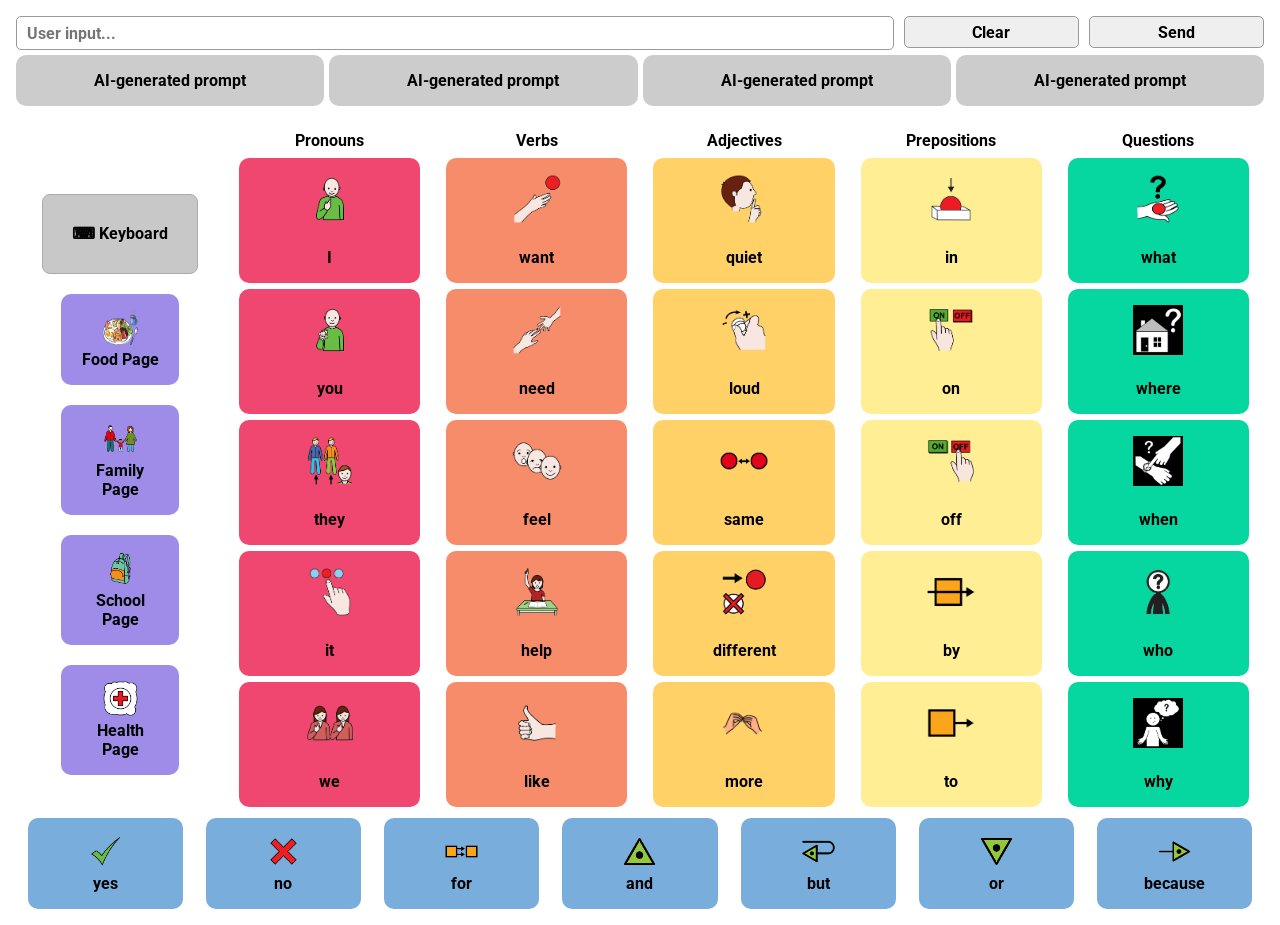
<file: index.html>
<!DOCTYPE html>
<html lang="en">
<head>
  <meta charset="UTF-8">
  <meta name="viewport" content="width=device-width, initial-scale=1.0">
  <title>PAAC</title>
  <link rel="stylesheet" href="style.css">
</head>
<body>
  
  <!-- Screen reader announcements -->
  <div
    id="status"
    class="sr-only"
    aria-live="polite"
    aria-atomic="true">
  </div>
  
  <!-- KEYBOARD OVERLAY -->
  <h2 id="keyboard-title" class="sr-only">
    On-screen keyboard
  </h2>
  <div id="keyboard-overlay" class="keyboard-overlay hidden" role="dialog" aria-modal="true" aria-labelledby="keyboard-title">
    <div class="keyboard-close-bar">
      <button class="keyboard-close" aria-label="Close keyboard" onclick="toggleKeyboard()"> ✕ Close </button>
    </div>
    <div class="keyboard-modal">
      <div class="keyboard-header">
        <span class="keyboard-preview" id="keyboard-preview"></span>
      </div>
      <div class="keyboard-keys">
        <!-- Letter rows -->
        <div class="keyboard-row" id="row-letters-1">
          <button onclick="keyPress('q')">q</button><button onclick="keyPress('w')">w</button><button onclick="keyPress('e')">e</button><button onclick="keyPress('r')">r</button><button onclick="keyPress('t')">t</button><button onclick="keyPress('y')">y</button><button onclick="keyPress('u')">u</button><button onclick="keyPress('i')">i</button><button onclick="keyPress('o')">o</button><button onclick="keyPress('p')">p</button>
        </div>
        <div class="keyboard-row" id="row-letters-2">
          <button onclick="keyPress('a')">a</button><button onclick="keyPress('s')">s</button><button onclick="keyPress('d')">d</button><button onclick="keyPress('f')">f</button><button onclick="keyPress('g')">g</button><button onclick="keyPress('h')">h</button><button onclick="keyPress('j')">j</button><button onclick="keyPress('k')">k</button><button onclick="keyPress('l')">l</button>
        </div>
        <div class="keyboard-row" id="row-letters-3">
          <button class="key-wide" onclick="toggleCaps()">⇧ Caps</button>
          <button onclick="keyPress('z')">z</button><button onclick="keyPress('x')">x</button><button onclick="keyPress('c')">c</button><button onclick="keyPress('v')">v</button><button onclick="keyPress('b')">b</button><button onclick="keyPress('n')">n</button><button onclick="keyPress('m')">m</button>
          <button aria-label="Backspace" onclick="keyPress('backspace')"> ⌫ </button>
        </div>
        <!-- Number rows -->
        <div class="keyboard-row hidden" id="row-numbers-1">
          <button onclick="keyPress('1')">1</button><button onclick="keyPress('2')">2</button><button onclick="keyPress('3')">3</button><button onclick="keyPress('4')">4</button><button onclick="keyPress('5')">5</button><button onclick="keyPress('6')">6</button><button onclick="keyPress('7')">7</button><button onclick="keyPress('8')">8</button><button onclick="keyPress('9')">9</button><button onclick="keyPress('0')">0</button>
        </div>
        <div class="keyboard-row hidden" id="row-numbers-2">
          <button onclick="keyPress('-')">-</button><button onclick="keyPress('/')">/ </button><button onclick="keyPress(':')">:</button><button onclick="keyPress(';')">;</button><button onclick="keyPress('()')">()</button><button onclick="keyPress('$')">$</button><button onclick="keyPress('&')">&</button><button onclick="keyPress('@')">@</button><button onclick="keyPress('&quot;')">"</button>
        </div>
        <div class="keyboard-row hidden" id="row-numbers-3">
          <button onclick="keyPress('.')">.</button><button onclick="keyPress(',')"> ,</button><button onclick="keyPress('?')">?</button><button onclick="keyPress('!')">!</button><button onclick="keyPress(`'`)">'</button>
          <button class="key-wide" onclick="keyPress('backspace')">⌫</button>
        </div>
        <!-- Bottom row -->
        <div class="keyboard-row">
          <button class="key-wide" id="toggle-123-btn" onclick="toggleNumbers()">123</button>
          <button class="key-wide key-clear" onclick="keyboardClear()">Clear</button>
          <button class="key-space" onclick="keyPress(' ')">space</button>
          <button class="key-wide" onclick="keyPress('.')">.</button>
          <button class="key-wide key-done" onclick="toggleKeyboard()">Done</button>
        </div>
      </div>
    </div>
  </div>
  <header>
    <h1 style="display: none;">PAAC</h1>

    <div class="input-field">
      <label for="input" class="sr-only">
        Message input: 
      </label>
      <input type="text" id="input" placeholder="User input...">
      <input type="submit" value="Clear" class="submit" onclick="handleClear()">
      <input type="submit" value="Send" class="submit" onclick="handleSend()">
    </div>

    <div class="ai">
      <!-- ai-generated prompts -->
       <!-- TODO: make it actually take in prompts -->
      <button onclick="handleIconClick('AI-generated prompt')">
        AI-generated prompt
      </button>
      <button onclick="handleIconClick('AI-generated prompt')">
        AI-generated prompt
      </button>
      <button onclick="handleIconClick('AI-generated prompt')">
        AI-generated prompt
      </button>
      <button onclick="handleIconClick('AI-generated prompt')">
        AI-generated prompt
      </button>
    </div>
  </header>

  <main>
    
    <div class="board">
      <div class="contexts">
        <ul>
          <li>
            <button class="keyboard-btn" onclick="toggleKeyboard()">⌨ Keyboard</button>
          </li>
          <li>
            <button class="page-btn"
                    onclick="window.location.href='food.html'"
                    aria-label="Go to Food Page">
              <img src="assets/food.png" width="35" height="35" alt="">
              Food Page
            </button>
          </li>
          <li>
            <button class="page-btn"
                    onclick="window.location.href='family.html'"
                    aria-label="Go to Family Page">
              <img src="assets/family.png" width="35" height="35" alt="">
              Family Page
            </button>
          </li>
          <li>
            <button class="page-btn"
                    onclick="window.location.href='school.html'"
                    aria-label="Go to School Page">
              <img src="assets/school.png" width="35" height="35" alt="">
              School Page
            </button>
          </li>
          <li>
            <button class="page-btn"
                    onclick="window.location.href='health.html'"
                    aria-label="Go to Health Page">
              <img src="assets/health.png" width="35" height="35" alt="">
              Health Page
            </button>
          </li>
        </ul>
      </div>
    
      <!-- icons -->
      <div class="icons">
        <table>
          <thead>
            <tr>
              <th>Pronouns</th>
              <th>Verbs</th>
              <th>Adjectives</th>
              <th>Prepositions</th>
              <th>Questions</th>
            </tr>
          </thead>
          <tbody id="table-body"></tbody>
        </table>
      </div>
    </div>

    <!-- fanboy conjunctions -->
    <div class="fanboys">
      <ul class="fanboys-list"></ul>
    </div>
  </main>

  <script src="js/script.js"></script>
</body>
</html>
</file>
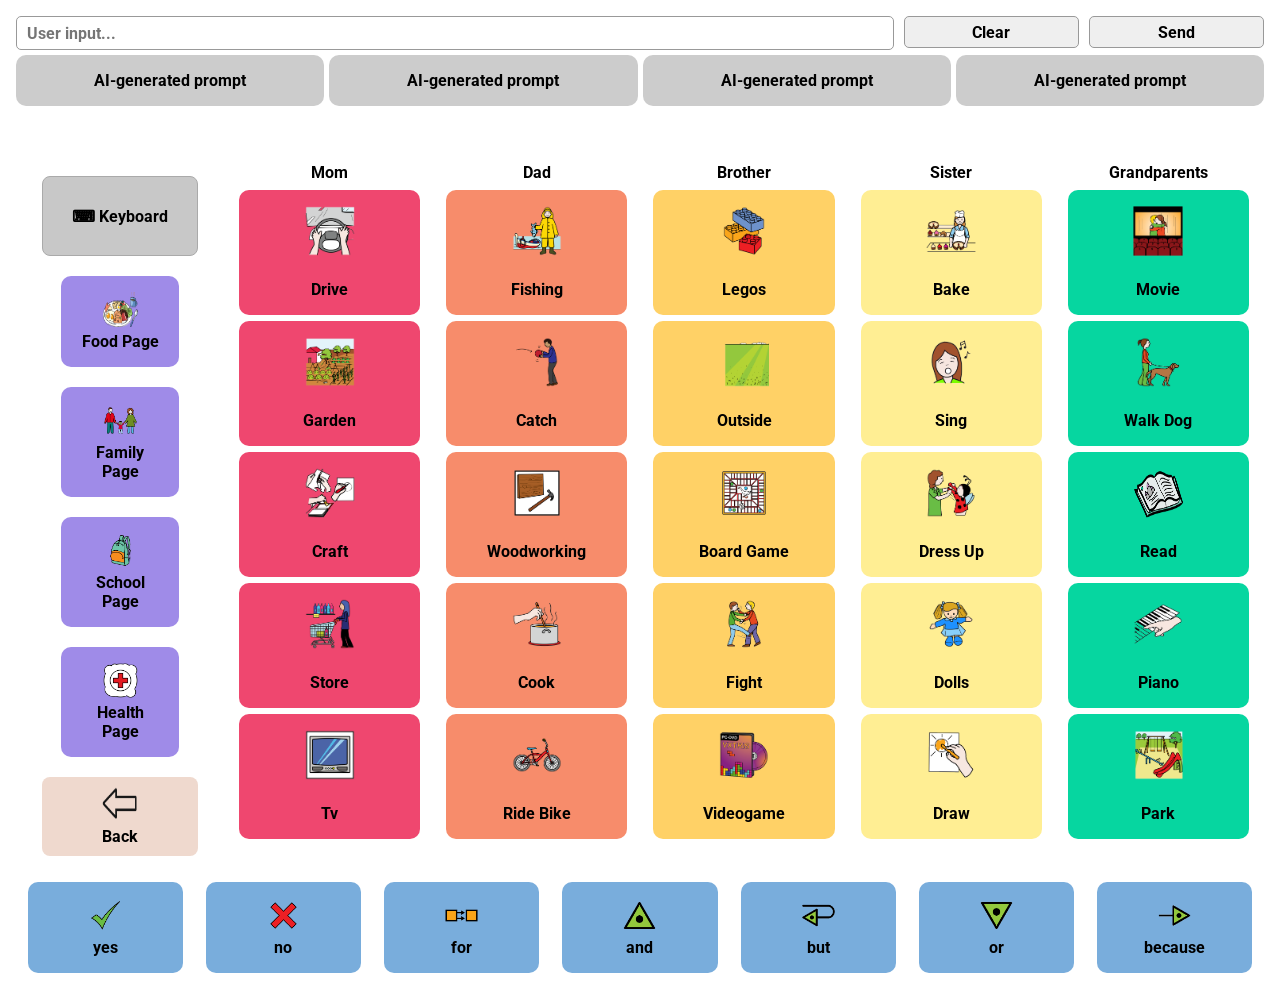
<file: family.html>
<!DOCTYPE html>
<html lang="en">
<head>
    <meta charset="UTF-8">
    <meta name="viewport" content="width=device-width, initial-scale=1.0">
    <title>PAAC | Family</title>
    <link rel="stylesheet" href="style.css">
</head>

  <!-- Screen reader announcements -->
  <div
    id="status"
    class="sr-only"
    aria-live="polite"
    aria-atomic="true">
  </div>

<header>
    <h1 style="display: none;">PAAC</h1>

    <div class="input-field">
      <input type="text" placeholder="User input..." id="input">
      <input type="submit" value="Clear" class="submit" onclick="handleClear()">
      <input type="submit" value="Send" class="submit" onclick="handleSend()">
    </div>

    <div class="ai">
      <!-- ai-generated prompts -->
       <!-- TODO: make it actually take in prompts -->
      <button onclick="handleIconClick('AI-generated prompt')">
        AI-generated prompt
      </button>
      <button onclick="handleIconClick('AI-generated prompt')">
        AI-generated prompt
      </button>
      <button onclick="handleIconClick('AI-generated prompt')">
        AI-generated prompt
      </button>
      <button onclick="handleIconClick('AI-generated prompt')">
        AI-generated prompt
      </button>
    </div>
  </header>

<!-- KEYBOARD OVERLAY -->
  <h2 id="keyboard-title" class="sr-only">
    On-screen keyboard
  </h2>
  <div id="keyboard-overlay" class="keyboard-overlay hidden" role="dialog" aria-modal="true" aria-labelledby="keyboard-title">
  <div class="keyboard-close-bar">
    <button class="keyboard-close" aria-label="Close keyboard" onclick="toggleKeyboard()"> ✕ Close </button>
  </div>
  <div class="keyboard-modal">
    <div class="keyboard-header">
      <span class="keyboard-preview" id="keyboard-preview"></span>
    </div>
    <div class="keyboard-keys">
      <!-- Letter rows -->
      <div class="keyboard-row" id="row-letters-1">
        <button onclick="keyPress('q')">q</button><button onclick="keyPress('w')">w</button><button onclick="keyPress('e')">e</button><button onclick="keyPress('r')">r</button><button onclick="keyPress('t')">t</button><button onclick="keyPress('y')">y</button><button onclick="keyPress('u')">u</button><button onclick="keyPress('i')">i</button><button onclick="keyPress('o')">o</button><button onclick="keyPress('p')">p</button>
      </div>
      <div class="keyboard-row" id="row-letters-2">
        <button onclick="keyPress('a')">a</button><button onclick="keyPress('s')">s</button><button onclick="keyPress('d')">d</button><button onclick="keyPress('f')">f</button><button onclick="keyPress('g')">g</button><button onclick="keyPress('h')">h</button><button onclick="keyPress('j')">j</button><button onclick="keyPress('k')">k</button><button onclick="keyPress('l')">l</button>
      </div>
      <div class="keyboard-row" id="row-letters-3">
        <button class="key-wide" onclick="toggleCaps()">⇧ Caps</button>
        <button onclick="keyPress('z')">z</button><button onclick="keyPress('x')">x</button><button onclick="keyPress('c')">c</button><button onclick="keyPress('v')">v</button><button onclick="keyPress('b')">b</button><button onclick="keyPress('n')">n</button><button onclick="keyPress('m')">m</button>
        <button class="key-wide" onclick="keyPress('backspace')">⌫</button>
      </div>
      <!-- Number rows -->
      <div class="keyboard-row hidden" id="row-numbers-1">
        <button onclick="keyPress('1')">1</button><button onclick="keyPress('2')">2</button><button onclick="keyPress('3')">3</button><button onclick="keyPress('4')">4</button><button onclick="keyPress('5')">5</button><button onclick="keyPress('6')">6</button><button onclick="keyPress('7')">7</button><button onclick="keyPress('8')">8</button><button onclick="keyPress('9')">9</button><button onclick="keyPress('0')">0</button>
      </div>
      <div class="keyboard-row hidden" id="row-numbers-2">
        <button onclick="keyPress('-')">-</button><button onclick="keyPress('/')">/ </button><button onclick="keyPress(':')">:</button><button onclick="keyPress(';')">;</button><button onclick="keyPress('()')">()</button><button onclick="keyPress('$')">$</button><button onclick="keyPress('&')">&</button><button onclick="keyPress('@')">@</button><button onclick="keyPress('&quot;')">"</button>
      </div>
      <div class="keyboard-row hidden" id="row-numbers-3">
        <button onclick="keyPress('.')">.</button><button onclick="keyPress(',')"> ,</button><button onclick="keyPress('?')">?</button><button onclick="keyPress('!')">!</button><button onclick="keyPress(`'`)">'</button>
        <button class="key-wide" onclick="keyPress('backspace')">⌫</button>
      </div>
      <!-- Bottom row -->
      <div class="keyboard-row">
        <button class="key-wide" id="toggle-123-btn" onclick="toggleNumbers()">123</button>
        <button class="key-wide key-clear" onclick="keyboardClear()">Clear</button>
        <button class="key-space" onclick="keyPress(' ')">space</button>
        <button class="key-wide" onclick="keyPress('.')">.</button>
        <button class="key-wide key-done" onclick="toggleKeyboard()">Done</button>
      </div>
    </div>
  </div>
</div>

  <main>
    
    <div class="board">
      <div class="contexts">
        <ul>
          <li>
            <button class="keyboard-btn" onclick="toggleKeyboard()">⌨ Keyboard</button>
          </li>
          <li>
            <button class="page-btn"
                    onclick="window.location.href='food.html'"
                    aria-label="Go to Food Page">
              <img src="assets/food.png" width="35" height="35" alt="">
              Food Page
            </button>
          </li>
          <li>
            <button class="page-btn"
                    onclick="window.location.href='family.html'"
                    aria-label="Go to Family Page">
              <img src="assets/family.png" width="35" height="35" alt="">
              Family Page
            </button>
          </li>
          <li>
            <button class="page-btn"
                    onclick="window.location.href='school.html'"
                    aria-label="Go to School Page">
              <img src="assets/school.png" width="35" height="35" alt="">
              School Page
            </button>
          </li>
          <li>
            <button class="page-btn"
                    onclick="window.location.href='health.html'"
                    aria-label="Go to Health Page">
              <img src="assets/health.png" width="35" height="35" alt="">
              Health Page
            </button>
          </li>
          <!-- home button -->
           <!-- TODO: Put home button in remaining context pages -->
          <li>
            <button class="home-btn" 
                    onclick="window.location.href='index.html'"
                    aria-label="Go to Home Page">
              <img src="assets/back.png" width="35" height="35" alt="">
              Back
            </button>
          </li>
        </ul>
      </div>
    
      <!-- icons -->
      <div class="icons">
        <table>
          <thead>
            <tr>
              <th>Mom</th>
              <th>Dad</th>
              <th>Brother</th>
              <th>Sister</th>
              <th>Grandparents</th>
            </tr>
          </thead>
          <tbody id="family-table-body"></tbody>
        </table>
      </div>
    </div>

    <!-- fanboy conjunctions -->
    <div class="fanboys">
      <ul class="fanboys-list"></ul>
    </div>
  </main>

  <script src="js/script.js"></script>
</body>
</html>
</file>
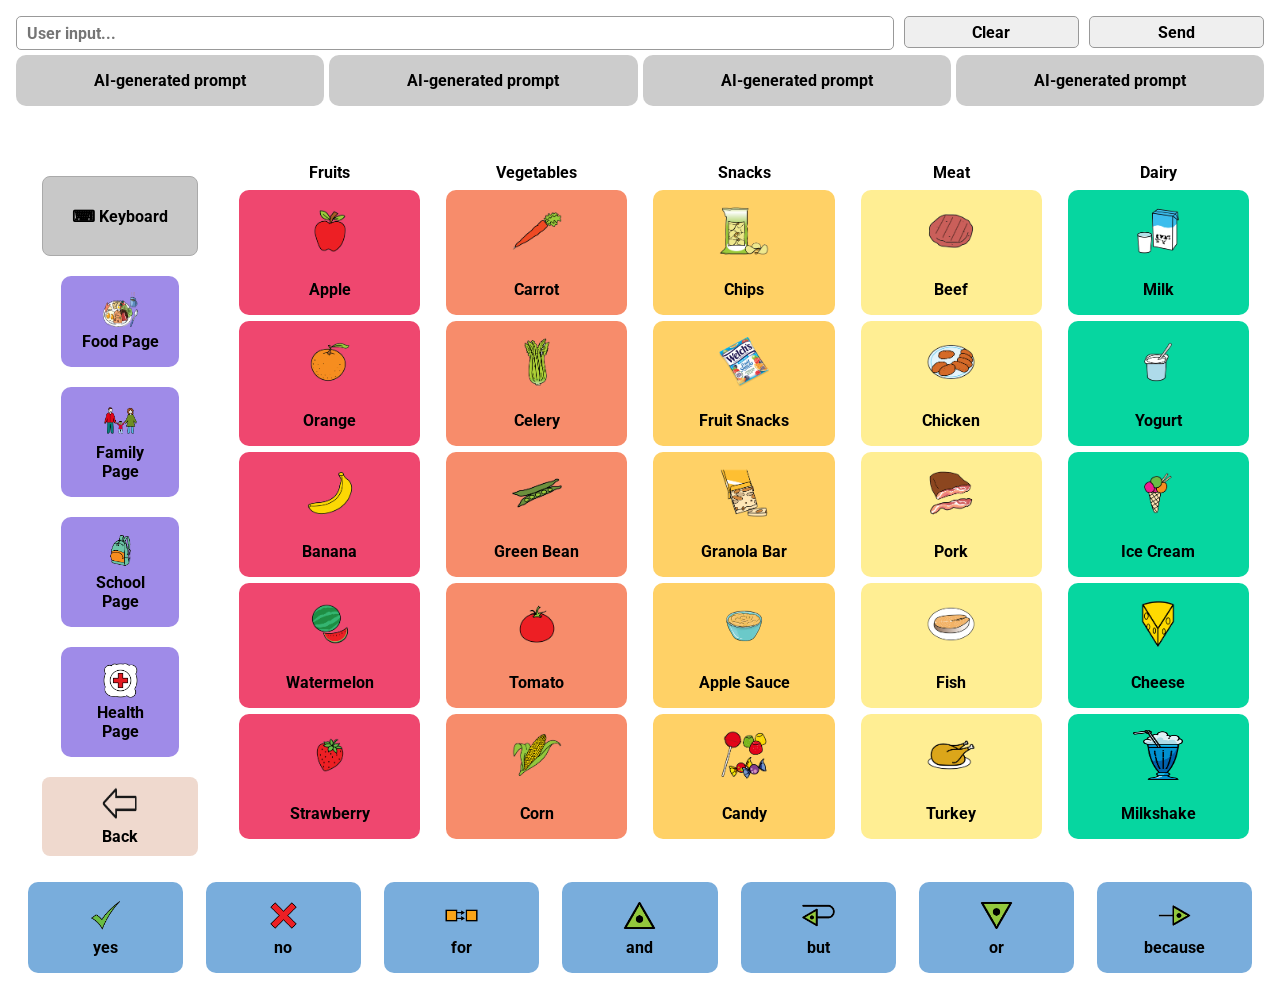
<file: food.html>
<!DOCTYPE html>
<html lang="en">
<head>
    <meta charset="UTF-8">
    <meta name="viewport" content="width=device-width, initial-scale=1.0">
    <title>PAAC | Food</title>
    <link rel="stylesheet" href="style.css">
</head>

<!-- Screen reader announcements -->
<div
  id="status"
  class="sr-only"
  aria-live="polite"
  aria-atomic="true">
</div>

<header>
    <h1 style="display: none;">PAAC</h1>

    <div class="input-field">
      <input type="text" placeholder="User input..." id="input">
      <input type="submit" value="Clear" class="submit" onclick="handleClear()">
      <input type="submit" value="Send" class="submit" onclick="handleSend()">
    </div>

    <div class="ai">
      <!-- ai-generated prompts -->
       <!-- TODO: make it actually take in prompts -->
      <button onclick="handleIconClick('AI-generated prompt')">
        AI-generated prompt
      </button>
      <button onclick="handleIconClick('AI-generated prompt')">
        AI-generated prompt
      </button>
      <button onclick="handleIconClick('AI-generated prompt')">
        AI-generated prompt
      </button>
      <button onclick="handleIconClick('AI-generated prompt')">
        AI-generated prompt
      </button>
    </div>
  </header>

<!-- KEYBOARD OVERLAY -->
  <h2 id="keyboard-title" class="sr-only">
    On-screen keyboard
  </h2>
  <div id="keyboard-overlay" class="keyboard-overlay hidden" role="dialog" aria-modal="true" aria-labelledby="keyboard-title">
  <div class="keyboard-close-bar">
    <button class="keyboard-close" aria-label="Close keyboard" onclick="toggleKeyboard()"> ✕ Close </button>
  </div>
  <div class="keyboard-modal">
    <div class="keyboard-header">
      <span class="keyboard-preview" id="keyboard-preview"></span>
    </div>
    <div class="keyboard-keys">
      <!-- Letter rows -->
      <div class="keyboard-row" id="row-letters-1">
        <button onclick="keyPress('q')">q</button><button onclick="keyPress('w')">w</button><button onclick="keyPress('e')">e</button><button onclick="keyPress('r')">r</button><button onclick="keyPress('t')">t</button><button onclick="keyPress('y')">y</button><button onclick="keyPress('u')">u</button><button onclick="keyPress('i')">i</button><button onclick="keyPress('o')">o</button><button onclick="keyPress('p')">p</button>
      </div>
      <div class="keyboard-row" id="row-letters-2">
        <button onclick="keyPress('a')">a</button><button onclick="keyPress('s')">s</button><button onclick="keyPress('d')">d</button><button onclick="keyPress('f')">f</button><button onclick="keyPress('g')">g</button><button onclick="keyPress('h')">h</button><button onclick="keyPress('j')">j</button><button onclick="keyPress('k')">k</button><button onclick="keyPress('l')">l</button>
      </div>
      <div class="keyboard-row" id="row-letters-3">
        <button class="key-wide" onclick="toggleCaps()">⇧ Caps</button>
        <button onclick="keyPress('z')">z</button><button onclick="keyPress('x')">x</button><button onclick="keyPress('c')">c</button><button onclick="keyPress('v')">v</button><button onclick="keyPress('b')">b</button><button onclick="keyPress('n')">n</button><button onclick="keyPress('m')">m</button>
        <button class="key-wide" onclick="keyPress('backspace')">⌫</button>
      </div>
      <!-- Number rows -->
      <div class="keyboard-row hidden" id="row-numbers-1">
        <button onclick="keyPress('1')">1</button><button onclick="keyPress('2')">2</button><button onclick="keyPress('3')">3</button><button onclick="keyPress('4')">4</button><button onclick="keyPress('5')">5</button><button onclick="keyPress('6')">6</button><button onclick="keyPress('7')">7</button><button onclick="keyPress('8')">8</button><button onclick="keyPress('9')">9</button><button onclick="keyPress('0')">0</button>
      </div>
      <div class="keyboard-row hidden" id="row-numbers-2">
        <button onclick="keyPress('-')">-</button><button onclick="keyPress('/')">/ </button><button onclick="keyPress(':')">:</button><button onclick="keyPress(';')">;</button><button onclick="keyPress('()')">()</button><button onclick="keyPress('$')">$</button><button onclick="keyPress('&')">&</button><button onclick="keyPress('@')">@</button><button onclick="keyPress('&quot;')">"</button>
      </div>
      <div class="keyboard-row hidden" id="row-numbers-3">
        <button onclick="keyPress('.')">.</button><button onclick="keyPress(',')"> ,</button><button onclick="keyPress('?')">?</button><button onclick="keyPress('!')">!</button><button onclick="keyPress(`'`)">'</button>
        <button class="key-wide" onclick="keyPress('backspace')">⌫</button>
      </div>
      <!-- Bottom row -->
      <div class="keyboard-row">
        <button class="key-wide" id="toggle-123-btn" onclick="toggleNumbers()">123</button>
        <button class="key-wide key-clear" onclick="keyboardClear()">Clear</button>
        <button class="key-space" onclick="keyPress(' ')">space</button>
        <button class="key-wide" onclick="keyPress('.')">.</button>
        <button class="key-wide key-done" onclick="toggleKeyboard()">Done</button>
      </div>
    </div>
  </div>
</div>

  <main>
    
    <div class="board">
      <!-- contexts -->
      <!-- TODO: change so that more words pop up when you click on these -> handleContextClick -->
      <div class="contexts">
        <ul>
          <li>
            <button class="keyboard-btn" onclick="toggleKeyboard()">⌨ Keyboard</button>
          </li>
          <li>
            <button class="page-btn"
                    onclick="window.location.href='food.html'"
                    aria-label="Go to Food Page">
              <img src="assets/food.png" width="35" height="35" alt="">
              Food Page
            </button>
          </li>
          <li>
            <button class="page-btn"
                    onclick="window.location.href='family.html'"
                    aria-label="Go to Family Page">
              <img src="assets/family.png" width="35" height="35" alt="">
              Family Page
            </button>
          </li>
          <li>
            <button class="page-btn"
                    onclick="window.location.href='school.html'"
                    aria-label="Go to School Page">
              <img src="assets/school.png" width="35" height="35" alt="">
              School Page
            </button>
          </li>
          <li>
            <button class="page-btn"
                    onclick="window.location.href='health.html'"
                    aria-label="Go to Health Page">
              <img src="assets/health.png" width="35" height="35" alt="">
              Health Page
            </button>
          </li>
          <!-- home button -->
           <!-- TODO: Put home button in remaining context pages -->
          <li>
            <button class="home-btn" 
                    onclick="window.location.href='index.html'"
                    aria-label="Go to Home Page">
              <img src="assets/back.png" width="35" height="35" alt="">
              Back
            </button>
          </li>
        </ul>
      </div>
    
      <!-- icons -->
      <div class="icons">
        <table>
          <thead>
            <tr>
              <th>Fruits</th>
              <th>Vegetables</th>
              <th>Snacks</th>
              <th>Meat</th>
              <th>Dairy</th>
            </tr>
          </thead>
          <tbody id="food-table-body"></tbody>
        </table>
      </div>
    </div>

    <!-- fanboy conjunctions -->
    <div class="fanboys">
      <ul class="fanboys-list"></ul>
    </div>
  </main>

  <script src="js/script.js"></script>
</body>
</html>
</file>
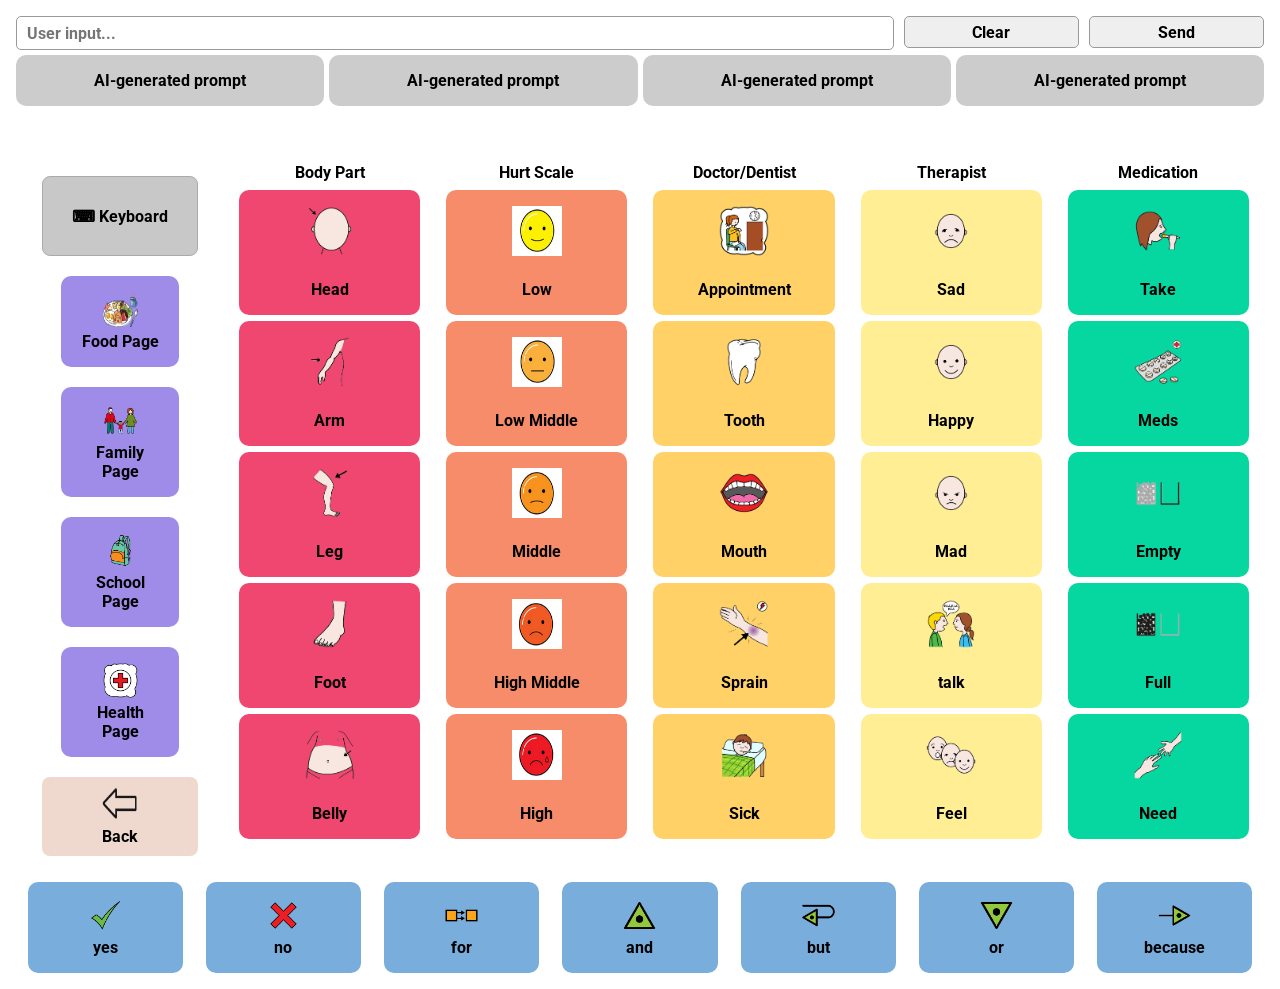
<file: health.html>
<!DOCTYPE html>
<html lang="en">
<head>
    <meta charset="UTF-8">
    <meta name="viewport" content="width=device-width, initial-scale=1.0">
    <title>PAAC | Health</title>
    <link rel="stylesheet" href="style.css">
</head>

<!-- Screen reader announcements -->
<div
  id="status"
  class="sr-only"
  aria-live="polite"
  aria-atomic="true">
</div>

<header>
    <h1 style="display: none;">PAAC</h1>

    <div class="input-field">
      <input type="text" placeholder="User input..." id="input">
      <input type="submit" value="Clear" class="submit" onclick="handleClear()">
      <input type="submit" value="Send" class="submit" onclick="handleSend()">
    </div>

    <div class="ai">
      <!-- ai-generated prompts -->
       <!-- TODO: make it actually take in prompts -->
      <button onclick="handleIconClick('AI-generated prompt')">
        AI-generated prompt
      </button>
      <button onclick="handleIconClick('AI-generated prompt')">
        AI-generated prompt
      </button>
      <button onclick="handleIconClick('AI-generated prompt')">
        AI-generated prompt
      </button>
      <button onclick="handleIconClick('AI-generated prompt')">
        AI-generated prompt
      </button>
    </div>
  </header>

<!-- KEYBOARD OVERLAY -->
  <h2 id="keyboard-title" class="sr-only">
    On-screen keyboard
  </h2>
  <div id="keyboard-overlay" class="keyboard-overlay hidden" role="dialog" aria-modal="true" aria-labelledby="keyboard-title">
  <div class="keyboard-close-bar">
    <button class="keyboard-close" aria-label="Close keyboard" onclick="toggleKeyboard()"> ✕ Close </button>
  </div>
  <div class="keyboard-modal">
    <div class="keyboard-header">
      <span class="keyboard-preview" id="keyboard-preview"></span>
    </div>
    <div class="keyboard-keys">
      <!-- Letter rows -->
      <div class="keyboard-row" id="row-letters-1">
        <button onclick="keyPress('q')">q</button><button onclick="keyPress('w')">w</button><button onclick="keyPress('e')">e</button><button onclick="keyPress('r')">r</button><button onclick="keyPress('t')">t</button><button onclick="keyPress('y')">y</button><button onclick="keyPress('u')">u</button><button onclick="keyPress('i')">i</button><button onclick="keyPress('o')">o</button><button onclick="keyPress('p')">p</button>
      </div>
      <div class="keyboard-row" id="row-letters-2">
        <button onclick="keyPress('a')">a</button><button onclick="keyPress('s')">s</button><button onclick="keyPress('d')">d</button><button onclick="keyPress('f')">f</button><button onclick="keyPress('g')">g</button><button onclick="keyPress('h')">h</button><button onclick="keyPress('j')">j</button><button onclick="keyPress('k')">k</button><button onclick="keyPress('l')">l</button>
      </div>
      <div class="keyboard-row" id="row-letters-3">
        <button class="key-wide" onclick="toggleCaps()">⇧ Caps</button>
        <button onclick="keyPress('z')">z</button><button onclick="keyPress('x')">x</button><button onclick="keyPress('c')">c</button><button onclick="keyPress('v')">v</button><button onclick="keyPress('b')">b</button><button onclick="keyPress('n')">n</button><button onclick="keyPress('m')">m</button>
        <button class="key-wide" onclick="keyPress('backspace')">⌫</button>
      </div>
      <!-- Number rows -->
      <div class="keyboard-row hidden" id="row-numbers-1">
        <button onclick="keyPress('1')">1</button><button onclick="keyPress('2')">2</button><button onclick="keyPress('3')">3</button><button onclick="keyPress('4')">4</button><button onclick="keyPress('5')">5</button><button onclick="keyPress('6')">6</button><button onclick="keyPress('7')">7</button><button onclick="keyPress('8')">8</button><button onclick="keyPress('9')">9</button><button onclick="keyPress('0')">0</button>
      </div>
      <div class="keyboard-row hidden" id="row-numbers-2">
        <button onclick="keyPress('-')">-</button><button onclick="keyPress('/')">/ </button><button onclick="keyPress(':')">:</button><button onclick="keyPress(';')">;</button><button onclick="keyPress('()')">()</button><button onclick="keyPress('$')">$</button><button onclick="keyPress('&')">&</button><button onclick="keyPress('@')">@</button><button onclick="keyPress('&quot;')">"</button>
      </div>
      <div class="keyboard-row hidden" id="row-numbers-3">
        <button onclick="keyPress('.')">.</button><button onclick="keyPress(',')"> ,</button><button onclick="keyPress('?')">?</button><button onclick="keyPress('!')">!</button><button onclick="keyPress(`'`)">'</button>
        <button class="key-wide" onclick="keyPress('backspace')">⌫</button>
      </div>
      <!-- Bottom row -->
      <div class="keyboard-row">
        <button class="key-wide" id="toggle-123-btn" onclick="toggleNumbers()">123</button>
        <button class="key-wide key-clear" onclick="keyboardClear()">Clear</button>
        <button class="key-space" onclick="keyPress(' ')">space</button>
        <button class="key-wide" onclick="keyPress('.')">.</button>
        <button class="key-wide key-done" onclick="toggleKeyboard()">Done</button>
      </div>
    </div>
  </div>
</div>

  <main>
    
    <div class="board">
      <!-- contexts -->
      <!-- TODO: change so that more words pop up when you click on these -> handleContextClick -->
      <div class="contexts">
        <ul>
          <li>
            <button class="keyboard-btn" onclick="toggleKeyboard()">⌨ Keyboard</button>
          </li>
          <li>
            <button class="page-btn"
                    onclick="window.location.href='food.html'"
                    aria-label="Go to Food Page">
              <img src="assets/food.png" width="35" height="35" alt="">
              Food Page
            </button>
          </li>
          <li>
            <button class="page-btn"
                    onclick="window.location.href='family.html'"
                    aria-label="Go to Family Page">
              <img src="assets/family.png" width="35" height="35" alt="">
              Family Page
            </button>
          </li>
          <li>
            <button class="page-btn"
                    onclick="window.location.href='school.html'"
                    aria-label="Go to School Page">
              <img src="assets/school.png" width="35" height="35" alt="">
              School Page
            </button>
          </li>
          <li>
            <button class="page-btn"
                    onclick="window.location.href='health.html'"
                    aria-label="Go to Health Page">
              <img src="assets/health.png" width="35" height="35" alt="">
              Health Page
            </button>
          </li>
          <!-- home button -->
           <!-- TODO: Put home button in remaining context pages -->
          <li>
            <button class="home-btn" 
                    onclick="window.location.href='index.html'"
                    aria-label="Go to Home Page">
              <img src="assets/back.png" width="35" height="35" alt="">
              Back
            </button>
          </li>
        </ul>
      </div>
    
      <!-- icons -->
      <div class="icons">
        <table>
          <thead>
            <tr>
              <th>Body Part</th>
              <th>Hurt Scale</th>
              <th>Doctor/Dentist</th>
              <th>Therapist</th>
              <th>Medication</th>
            </tr>
          </thead>
          <tbody id="health-table-body"></tbody>
        </table>
      </div>
    </div>

    <!-- fanboy conjunctions -->
    <div class="fanboys">
      <ul class="fanboys-list"></ul>
    </div>
  </main>

  <script src="js/script.js"></script>
</body>
</html>
</file>
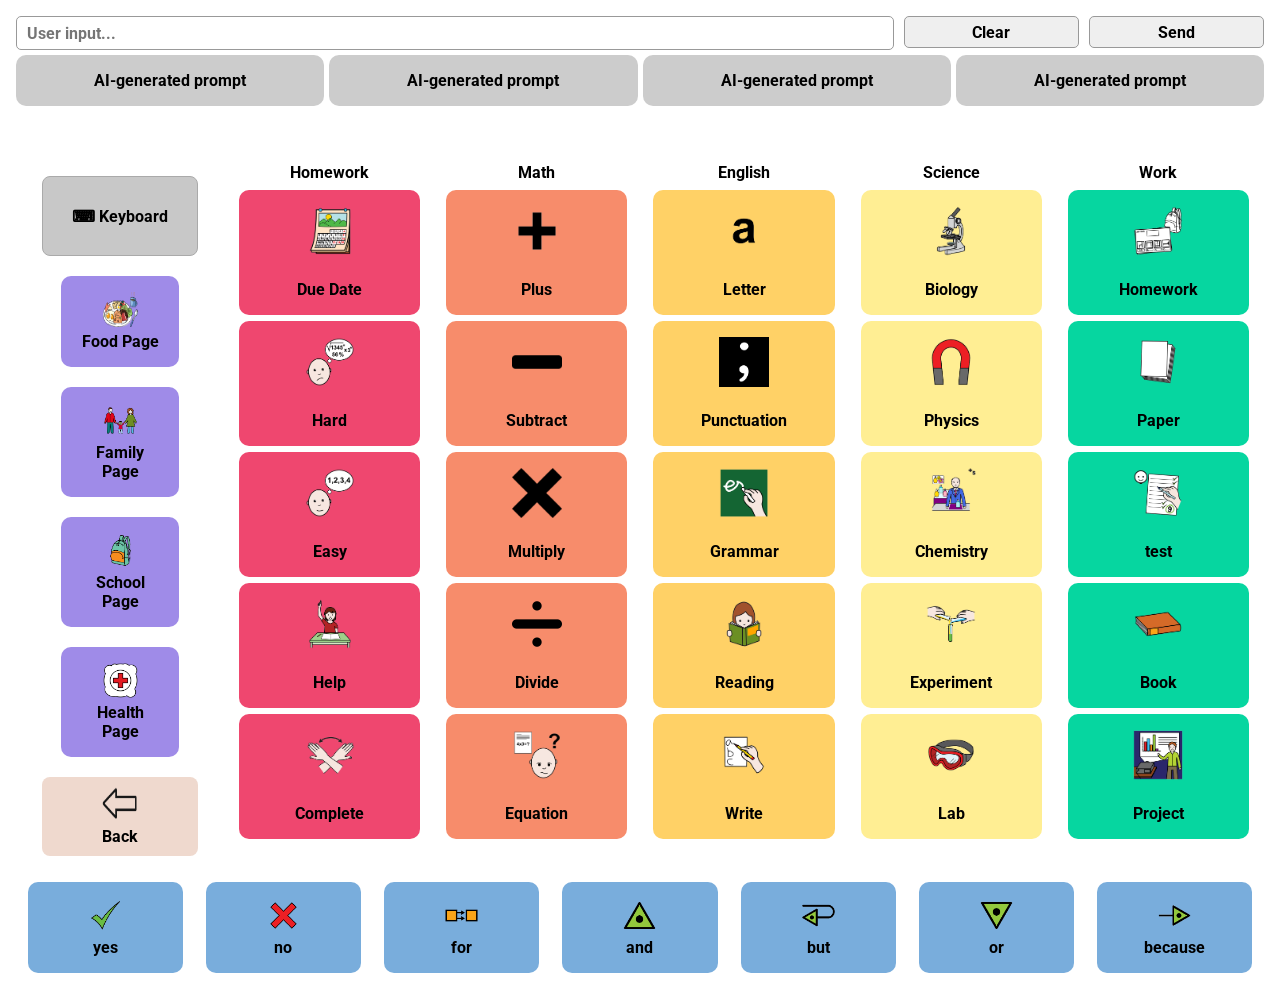
<file: school.html>
<!DOCTYPE html>
<html lang="en">
<head>
    <meta charset="UTF-8">
    <meta name="viewport" content="width=device-width, initial-scale=1.0">
    <title>PAAC | School</title>
    <link rel="stylesheet" href="style.css">
</head>

<!-- Screen reader announcements -->
<div
  id="status"
  class="sr-only"
  aria-live="polite"
  aria-atomic="true">
</div>

<header>
    <h1 style="display: none;">PAAC</h1>

    <div class="input-field">
      <input type="text" placeholder="User input..." id="input">
      <input type="submit" value="Clear" class="submit" onclick="handleClear()">
      <input type="submit" value="Send" class="submit" onclick="handleSend()">
    </div>

    <div class="ai">
      <!-- ai-generated prompts -->
       <!-- TODO: make it actually take in prompts -->
      <button onclick="handleIconClick('AI-generated prompt')">
        AI-generated prompt
      </button>
      <button onclick="handleIconClick('AI-generated prompt')">
        AI-generated prompt
      </button>
      <button onclick="handleIconClick('AI-generated prompt')">
        AI-generated prompt
      </button>
      <button onclick="handleIconClick('AI-generated prompt')">
        AI-generated prompt
      </button>
    </div>
  </header>

<!-- KEYBOARD OVERLAY -->
  <h2 id="keyboard-title" class="sr-only">
    On-screen keyboard
  </h2>
  <div id="keyboard-overlay" class="keyboard-overlay hidden" role="dialog" aria-modal="true" aria-labelledby="keyboard-title">
  <div class="keyboard-close-bar">
    <button class="keyboard-close" aria-label="Close keyboard" onclick="toggleKeyboard()"> ✕ Close </button>
  </div>
  <div class="keyboard-modal">
    <div class="keyboard-header">
      <span class="keyboard-preview" id="keyboard-preview"></span>
    </div>
    <div class="keyboard-keys">
      <!-- Letter rows -->
      <div class="keyboard-row" id="row-letters-1">
        <button onclick="keyPress('q')">q</button><button onclick="keyPress('w')">w</button><button onclick="keyPress('e')">e</button><button onclick="keyPress('r')">r</button><button onclick="keyPress('t')">t</button><button onclick="keyPress('y')">y</button><button onclick="keyPress('u')">u</button><button onclick="keyPress('i')">i</button><button onclick="keyPress('o')">o</button><button onclick="keyPress('p')">p</button>
      </div>
      <div class="keyboard-row" id="row-letters-2">
        <button onclick="keyPress('a')">a</button><button onclick="keyPress('s')">s</button><button onclick="keyPress('d')">d</button><button onclick="keyPress('f')">f</button><button onclick="keyPress('g')">g</button><button onclick="keyPress('h')">h</button><button onclick="keyPress('j')">j</button><button onclick="keyPress('k')">k</button><button onclick="keyPress('l')">l</button>
      </div>
      <div class="keyboard-row" id="row-letters-3">
        <button class="key-wide" onclick="toggleCaps()">⇧ Caps</button>
        <button onclick="keyPress('z')">z</button><button onclick="keyPress('x')">x</button><button onclick="keyPress('c')">c</button><button onclick="keyPress('v')">v</button><button onclick="keyPress('b')">b</button><button onclick="keyPress('n')">n</button><button onclick="keyPress('m')">m</button>
        <button class="key-wide" onclick="keyPress('backspace')">⌫</button>
      </div>
      <!-- Number rows -->
      <div class="keyboard-row hidden" id="row-numbers-1">
        <button onclick="keyPress('1')">1</button><button onclick="keyPress('2')">2</button><button onclick="keyPress('3')">3</button><button onclick="keyPress('4')">4</button><button onclick="keyPress('5')">5</button><button onclick="keyPress('6')">6</button><button onclick="keyPress('7')">7</button><button onclick="keyPress('8')">8</button><button onclick="keyPress('9')">9</button><button onclick="keyPress('0')">0</button>
      </div>
      <div class="keyboard-row hidden" id="row-numbers-2">
        <button onclick="keyPress('-')">-</button><button onclick="keyPress('/')">/ </button><button onclick="keyPress(':')">:</button><button onclick="keyPress(';')">;</button><button onclick="keyPress('()')">()</button><button onclick="keyPress('$')">$</button><button onclick="keyPress('&')">&</button><button onclick="keyPress('@')">@</button><button onclick="keyPress('&quot;')">"</button>
      </div>
      <div class="keyboard-row hidden" id="row-numbers-3">
        <button onclick="keyPress('.')">.</button><button onclick="keyPress(',')"> ,</button><button onclick="keyPress('?')">?</button><button onclick="keyPress('!')">!</button><button onclick="keyPress(`'`)">'</button>
        <button class="key-wide" onclick="keyPress('backspace')">⌫</button>
      </div>
      <!-- Bottom row -->
      <div class="keyboard-row">
        <button class="key-wide" id="toggle-123-btn" onclick="toggleNumbers()">123</button>
        <button class="key-wide key-clear" onclick="keyboardClear()">Clear</button>
        <button class="key-space" onclick="keyPress(' ')">space</button>
        <button class="key-wide" onclick="keyPress('.')">.</button>
        <button class="key-wide key-done" onclick="toggleKeyboard()">Done</button>
      </div>
    </div>
  </div>
</div>

  <main>
    
    <div class="board">
      <!-- contexts -->
      <!-- TODO: change so that more words pop up when you click on these -> handleContextClick -->
      <div class="contexts">
        <ul>
          <li>
            <button class="keyboard-btn" onclick="toggleKeyboard()">⌨ Keyboard</button>
          </li>
          <li>
            <button class="page-btn"
                    onclick="window.location.href='food.html'"
                    aria-label="Go to Food Page">
              <img src="assets/food.png" width="35" height="35" alt="">
              Food Page
            </button>
          </li>
          <li>
            <button class="page-btn"
                    onclick="window.location.href='family.html'"
                    aria-label="Go to Family Page">
              <img src="assets/family.png" width="35" height="35" alt="">
              Family Page
            </button>
          </li>
          <li>
            <button class="page-btn"
                    onclick="window.location.href='school.html'"
                    aria-label="Go to School Page">
              <img src="assets/school.png" width="35" height="35" alt="">
              School Page
            </button>
          </li>
          <li>
            <button class="page-btn"
                    onclick="window.location.href='health.html'"
                    aria-label="Go to Health Page">
              <img src="assets/health.png" width="35" height="35" alt="">
              Health Page
            </button>
          </li>
          <!-- home button -->
           <!-- TODO: Put home button in remaining context pages -->
          <li>
            <button class="home-btn" 
                    onclick="window.location.href='index.html'"
                    aria-label="Go to Home Page">
              <img src="assets/back.png" width="35" height="35" alt="">
              Back
            </button>
          </li>
        </ul>
      </div>
    
      <!-- icons -->
      <div class="icons">
        <table>
          <thead>
            <tr>
              <th>Homework</th>
              <th>Math</th>
              <th>English</th>
              <th>Science</th>
              <th>Work</th>
            </tr>
          </thead>
          <tbody id="school-table-body"></tbody>
        </table>
      </div>
    </div>

    <!-- fanboy conjunctions -->
    <div class="fanboys">
      <ul class="fanboys-list"></ul>
    </div>
  </main>

  <script src="js/script.js"></script>
</body>
</html>
</file>
<file: style.css>
@import url('https://fonts.googleapis.com/css2?family=Roboto:ital,wght@0,100..900;1,100..900&display=swap');

* {
    margin: 0;
    padding: 0;
    font-family: 'Roboto', sans-serif;
    font-size: medium;
    font-weight: bold;
}

body {
    margin: 1em;
}

.ai {
    display: flex;
    gap: 5px;
}

.ai button {
    background: #ccc;
    border: none;
    margin-top: 0;
    margin-bottom: 20px;
}

.ai button:hover {
    background: #999;
}

.input-field {
    display: flex;
}

.submit {
    flex: 1;
    margin-left: 10px;
    padding: 0;
}

input {
    flex: 5;
    display: flex;
    width: 90%;
    height: 2em;
    margin-bottom: 5px;
    padding-left: 10px;
    border: #999 solid 1px;
    border-radius: 5px;
}

.sr-only {
    position: absolute;
    width: 1px;
    height: 1px;
    padding: 0;
    margin: -1px;
    overflow: hidden;
    clip: rect(0,0,0,0);
    border: 0;
}

.board {
    display: flex;
    align-items: center;
}

li {
    list-style-type: none;
}

.contexts li {
    display: flex;
    justify-content: center;
}

.contexts {
    display: flex;
    flex-direction: column;
    flex: 1;
    justify-content: right;
    margin-top: 30px;
}

.contexts li {
    margin: 20px 6px;
}

.icons {
    flex: 5;
}

table {
    width: 100%;
    margin: 0 auto;
}

tr {
    display: flex;
    justify-content: center;
    align-items: center;
}

th, td {
    flex: 1;
    margin: 3px;
    display: flex;
    justify-content: center;
}

button {
    width: 90%;
    height: auto;
    text-align: center;
    padding: 1em 1em;
    background-color: #9f8be8;
    border: none;
    border-radius: 10px;
    display: flex;
    flex-direction: column;
    justify-content: center;
    align-items: center;
    gap: 5px;
}

.page-btn {
    width: 60%;
    height: auto;
}

button:focus-visible,
input:focus-visible {
    outline: 4px solid #000;
    outline-offset: 4px;
}

button:hover,
button:focus-visible {
    filter: brightness(90%);
}

.fanboys {
    margin-top: 6px;
}

.fanboys-list {
    display: flex;
}

.fanboys-list li {
    flex: 1;
    margin: auto 3px;
    display: flex;
    justify-content: center;
}

.home-btn {
    background-color: #efd9ce;
    font-weight: bold;
    font-size: 1rem;
    width: 80%;
    height: auto;
    border: none;
    border-radius: 8px;
    cursor: pointer;
    padding: 10px;
}

.home-btn:hover {
    background-color: #efd9ce;
}

.keyboard-btn-container {
  padding: 4px 10px;
}

.keyboard-btn {
  background-color: #c8c8c8;
  border: 1px solid #aaa;
  width: 80%;
  height: 80px;
  border-radius: 8px;
  padding: 8px 20px;
  font-size: 1rem;
  font-weight: bold;
  cursor: pointer;
}

.keyboard-overlay {
  position: fixed;
  inset: 0;
  background: rgba(0,0,0,0.4);
  z-index: 1000;
  display: flex;
  align-items: flex-end;
  justify-content: center;
}

.keyboard-overlay.hidden {
  display: none;
}

.keyboard-modal {
  background: #d1d5db;
  width: 100%;
  max-width: 1800px;
  border-radius: 16px 16px 0 0;
  padding: 24px;
  box-sizing: border-box;
}

.keyboard-header {
  margin-bottom: 8px;
  padding: 0 4px;
}

.keyboard-preview {
  display: block;
  width: 100%;
  background: white;
  border: 1px solid #aaa;
  border-radius: 8px;
  padding: 8px 12px;
  font-size: 1rem;
  font-weight: bold;
  color: #333;
  white-space: nowrap;
  overflow-x: auto;
  box-sizing: border-box;
}

.keyboard-row {
  display: flex;
  justify-content: center;
  gap: 10px;
  margin-bottom: 10px;
}

.keyboard-row button {
  background: white;
  border: none;
  border-radius: 8px;
  padding: 40px 0;
  width: 112px;
  font-size: 1.8rem;
  font-weight: bold;
  cursor: pointer;
  box-shadow: 0 2px 0 #999;
}

.keyboard-row button:active {
  box-shadow: none;
  transform: translateY(2px);
}

.key-wide {
  width: 180px !important;
}

.key-space {
  width: 680px !important;
}

.key-done {
  background: #2D7FD0 !important;
  color: white !important;
}

.keyboard-row.hidden {
  display: none;
}
</file>
